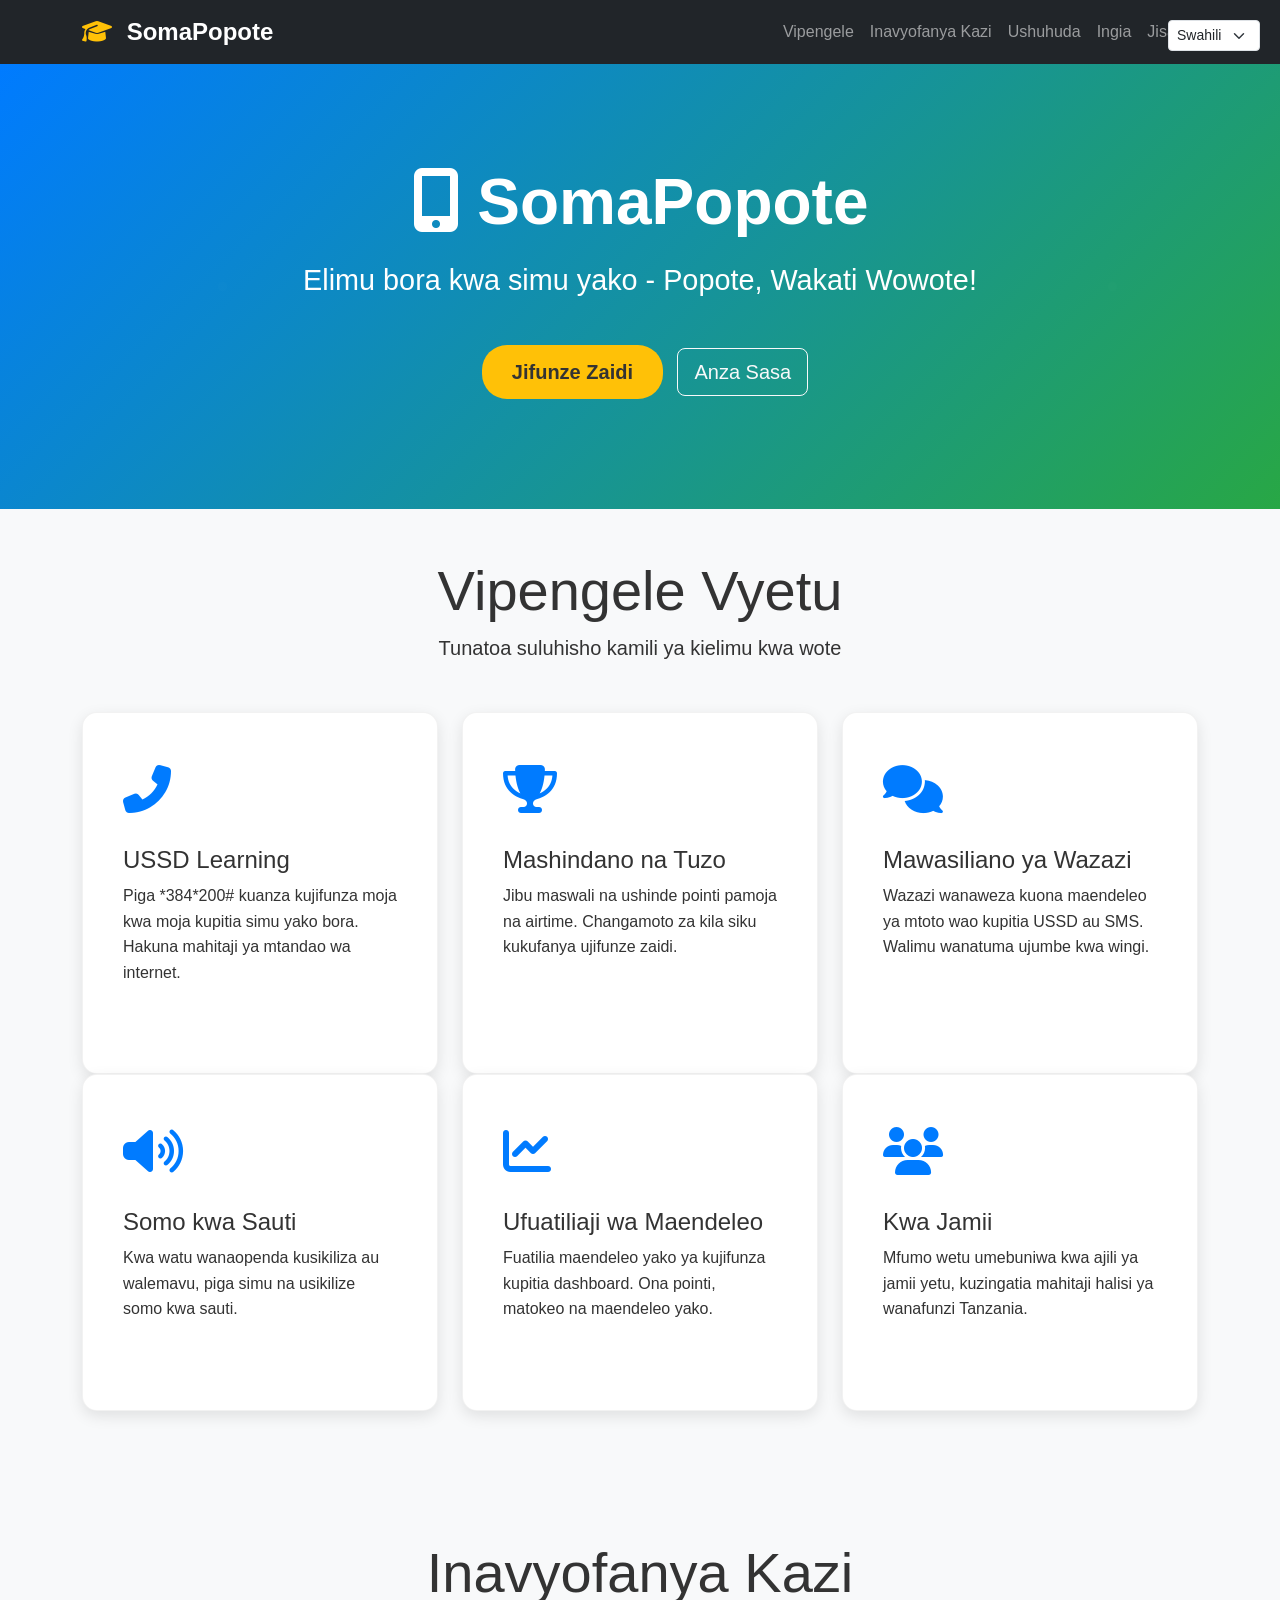
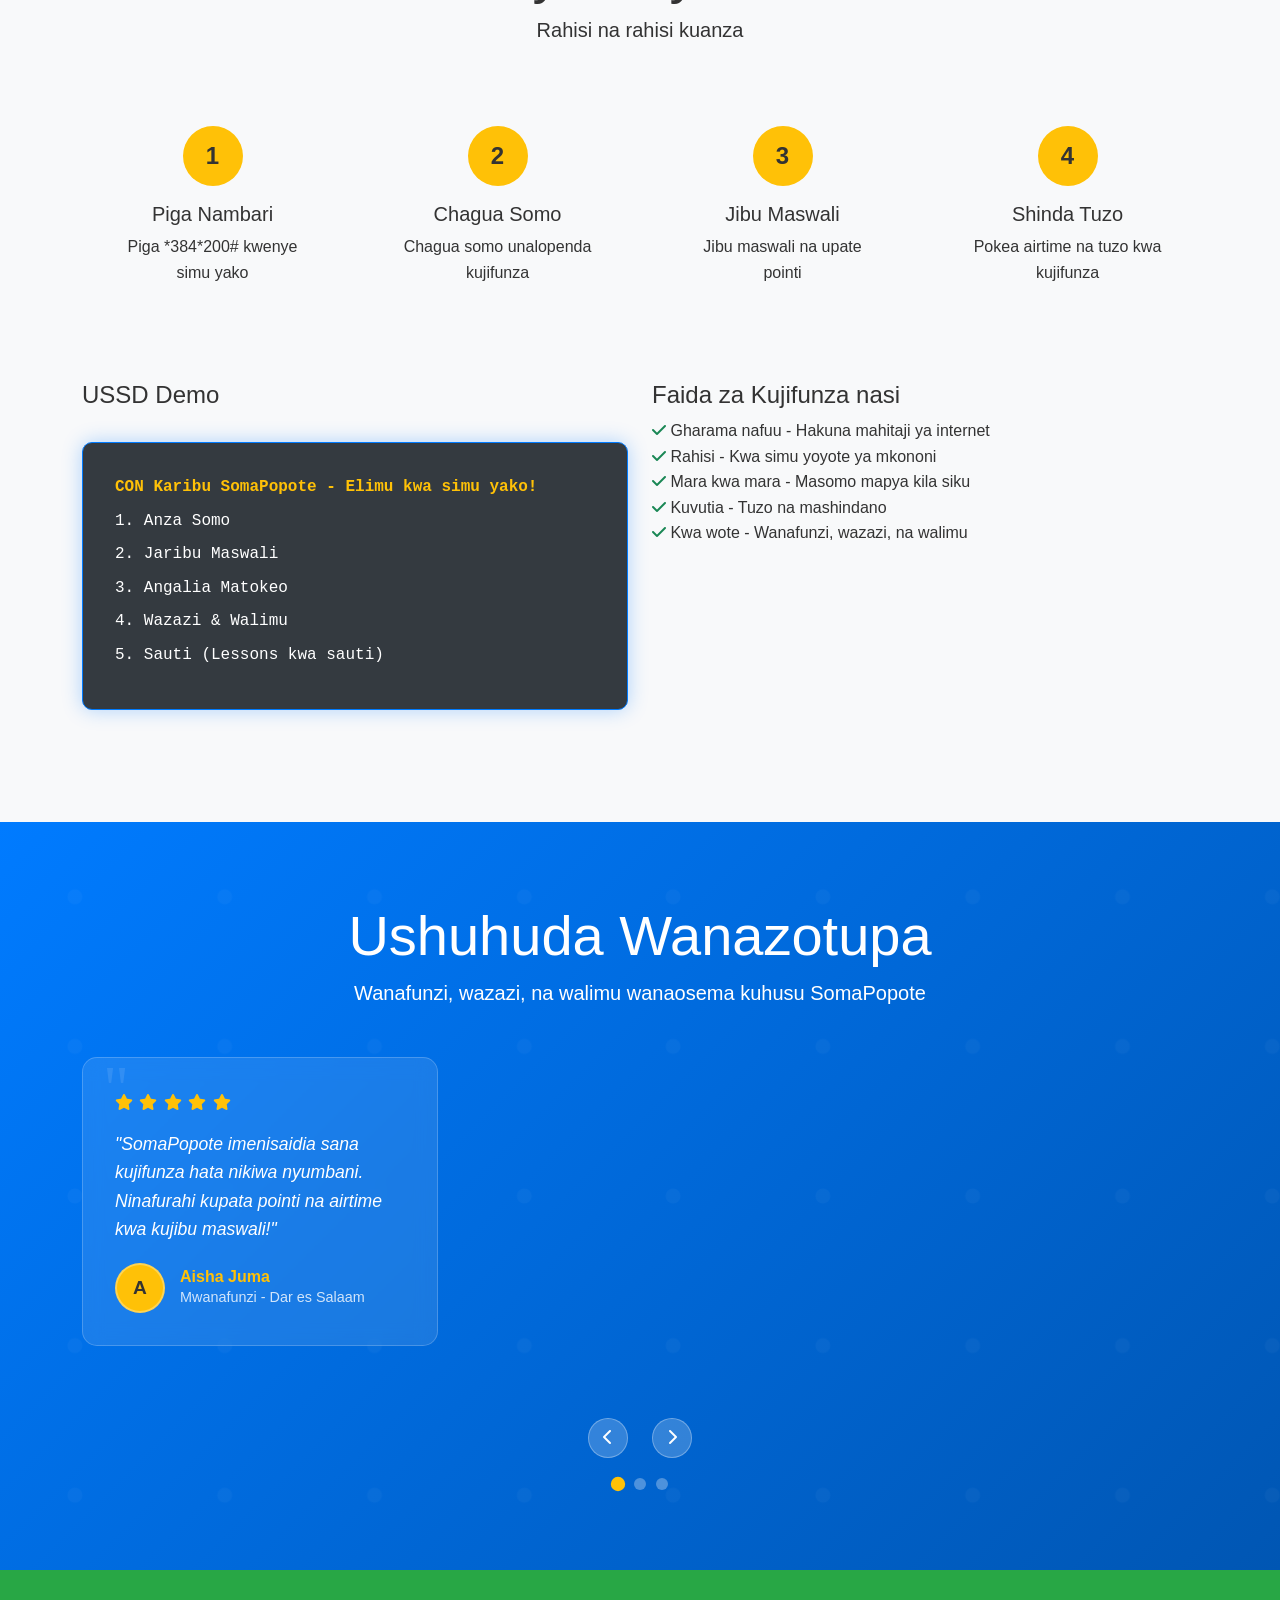
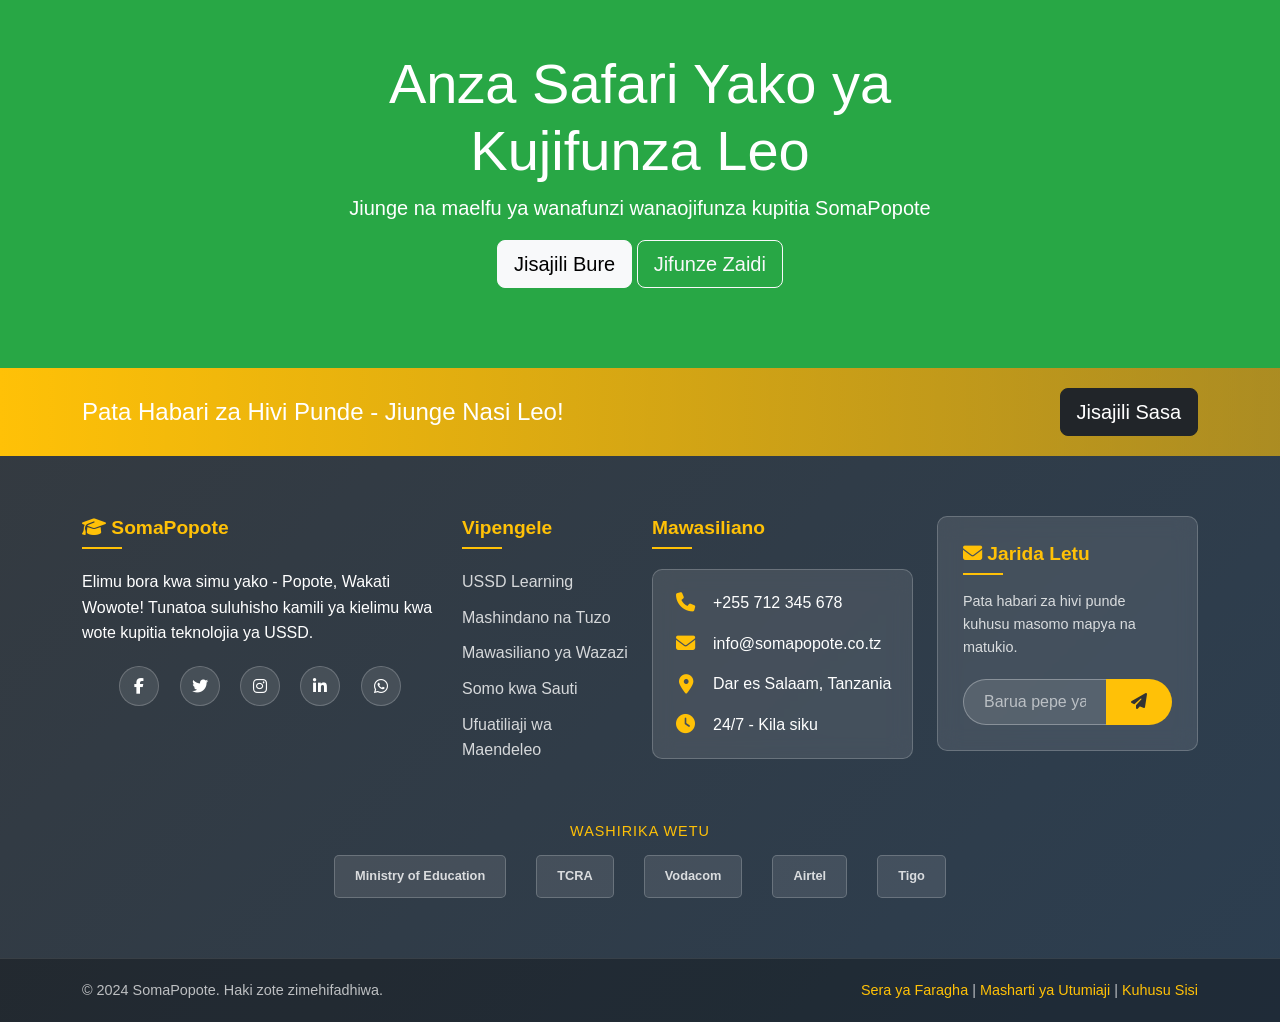
<file: templates/index.html>
<!DOCTYPE html>
<html lang="sw-TZ">
<head>
    <meta charset="UTF-8">
    <meta name="viewport" content="width=device-width, initial-scale=1.0">
    <title>SomaPopote - Elimu kwa Simu Yako</title>
    <link href="https://cdn.jsdelivr.net/npm/bootstrap@5.3.0/dist/css/bootstrap.min.css" rel="stylesheet">
    <link rel="stylesheet" href="https://cdnjs.cloudflare.com/ajax/libs/font-awesome/6.4.0/css/all.min.css">
    <link rel="stylesheet" href="/static/css/style.css">
</head>
<body>
    <!-- Language Toggle -->
    <div class="language-toggle">
        <select class="form-select form-select-sm" id="languageSelect">
            <option value="sw">Swahili</option>
            <option value="en">English</option>
        </select>
    </div>

    <!-- Navigation -->
    <nav class="navbar navbar-expand-lg navbar-dark bg-dark">
        <div class="container">
            <a class="navbar-brand" href="#">
                <i class="fas fa-graduation-cap"></i> SomaPopote
            </a>
            <button class="navbar-toggler" type="button" data-bs-toggle="collapse" data-bs-target="#navbarNav">
                <span class="navbar-toggler-icon"></span>
            </button>
            <div class="collapse navbar-collapse" id="navbarNav">
                <ul class="navbar-nav ms-auto">
                    <li class="nav-item">
                        <a class="nav-link nav-link-custom" href="#features">Vipengele</a>
                    </li>
                    <li class="nav-item">
                        <a class="nav-link nav-link-custom" href="#how-it-works">Inavyofanya Kazi</a>
                    </li>
                    <li class="nav-item">
                        <a class="nav-link nav-link-custom" href="#testimonials">Ushuhuda</a>
                    </li>
                    <li class="nav-item">
                        <a class="nav-link nav-link-custom" href="/login">Ingia</a>
                    </li>
                    <li class="nav-item">
                        <a class="nav-link nav-link-custom" href="/register">Jisajili</a>
                    </li>
                </ul>
            </div>
        </div>
    </nav>

    <!-- Hero Section -->
    <section class="hero-section">
        <div class="container">
            <h1><i class="fas fa-mobile-alt"></i> SomaPopote</h1>
            <p class="lead">Elimu bora kwa simu yako - Popote, Wakati Wowote!</p>
            <div class="hero-buttons">
                <a href="#features" class="btn btn-custom btn-lg">Jifunze Zaidi</a>
                <a href="/dashboard" class="btn btn-outline-light btn-lg">Anza Sasa</a>
            </div>
        </div>
    </section>

    <!-- Features Section -->
    <section id="features" class="py-5">
        <div class="container">
            <div class="text-center mb-5">
                <h2 class="display-4 section-title">Vipengele Vyetu</h2>
                <p class="lead">Tunatoa suluhisho kamili ya kielimu kwa wote</p>
            </div>
            
            <div class="row">
                <div class="col-md-4">
                    <div class="feature-card">
                        <div class="feature-icon">
                            <i class="fas fa-phone-alt"></i>
                        </div>
                        <h4>USSD Learning</h4>
                        <p>Piga *384*200# kuanza kujifunza moja kwa moja kupitia simu yako bora. Hakuna mahitaji ya mtandao wa internet.</p>
                    </div>
                </div>
                
                <div class="col-md-4">
                    <div class="feature-card">
                        <div class="feature-icon">
                            <i class="fas fa-trophy"></i>
                        </div>
                        <h4>Mashindano na Tuzo</h4>
                        <p>Jibu maswali na ushinde pointi pamoja na airtime. Changamoto za kila siku kukufanya ujifunze zaidi.</p>
                    </div>
                </div>
                
                <div class="col-md-4">
                    <div class="feature-card">
                        <div class="feature-icon">
                            <i class="fas fa-comments"></i>
                        </div>
                        <h4>Mawasiliano ya Wazazi</h4>
                        <p>Wazazi wanaweza kuona maendeleo ya mtoto wao kupitia USSD au SMS. Walimu wanatuma ujumbe kwa wingi.</p>
                    </div>
                </div>
                
                <div class="col-md-4">
                    <div class="feature-card">
                        <div class="feature-icon">
                            <i class="fas fa-volume-up"></i>
                        </div>
                        <h4>Somo kwa Sauti</h4>
                        <p>Kwa watu wanaopenda kusikiliza au walemavu, piga simu na usikilize somo kwa sauti.</p>
                    </div>
                </div>
                
                <div class="col-md-4">
                    <div class="feature-card">
                        <div class="feature-icon">
                            <i class="fas fa-chart-line"></i>
                        </div>
                        <h4>Ufuatiliaji wa Maendeleo</h4>
                        <p>Fuatilia maendeleo yako ya kujifunza kupitia dashboard. Ona pointi, matokeo na maendeleo yako.</p>
                    </div>
                </div>
                
                <div class="col-md-4">
                    <div class="feature-card">
                        <div class="feature-icon">
                            <i class="fas fa-users"></i>
                        </div>
                        <h4>Kwa Jamii</h4>
                        <p>Mfumo wetu umebuniwa kwa ajili ya jamii yetu, kuzingatia mahitaji halisi ya wanafunzi Tanzania.</p>
                    </div>
                </div>
            </div>
        </div>
    </section>

    <!-- How It Works Section -->
    <section id="how-it-works" class="how-it-works">
        <div class="container">
            <div class="text-center mb-5">
                <h2 class="display-4 section-title">Inavyofanya Kazi</h2>
                <p class="lead">Rahisi na rahisi kuanza</p>
            </div>
            
            <div class="row">
                <div class="col-md-3">
                    <div class="step-card">
                        <div class="step-number">1</div>
                        <h5>Piga Nambari</h5>
                        <p>Piga *384*200# kwenye simu yako</p>
                    </div>
                </div>
                
                <div class="col-md-3">
                    <div class="step-card">
                        <div class="step-number">2</div>
                        <h5>Chagua Somo</h5>
                        <p>Chagua somo unalopenda kujifunza</p>
                    </div>
                </div>
                
                <div class="col-md-3">
                    <div class="step-card">
                        <div class="step-number">3</div>
                        <h5>Jibu Maswali</h5>
                        <p>Jibu maswali na upate pointi</p>
                    </div>
                </div>
                
                <div class="col-md-3">
                    <div class="step-card">
                        <div class="step-number">4</div>
                        <h5>Shinda Tuzo</h5>
                        <p>Pokea airtime na tuzo kwa kujifunza</p>
                    </div>
                </div>
            </div>
            
            <div class="row mt-5">
                <div class="col-md-6">
                    <h4>USSD Demo</h4>
                    <div class="ussd-demo">
                        <div>CON Karibu SomaPopote - Elimu kwa simu yako!</div>
                        <div>1. Anza Somo</div>
                        <div>2. Jaribu Maswali</div>
                        <div>3. Angalia Matokeo</div>
                        <div>4. Wazazi & Walimu</div>
                        <div>5. Sauti (Lessons kwa sauti)</div>
                    </div>
                </div>
                
                <div class="col-md-6">
                    <h4>Faida za Kujifunza nasi</h4>
                    <ul class="list-unstyled">
                        <li><i class="fas fa-check text-success"></i> Gharama nafuu - Hakuna mahitaji ya internet</li>
                        <li><i class="fas fa-check text-success"></i> Rahisi - Kwa simu yoyote ya mkononi</li>
                        <li><i class="fas fa-check text-success"></i> Mara kwa mara - Masomo mapya kila siku</li>
                        <li><i class="fas fa-check text-success"></i> Kuvutia - Tuzo na mashindano</li>
                        <li><i class="fas fa-check text-success"></i> Kwa wote - Wanafunzi, wazazi, na walimu</li>
                    </ul>
                </div>
            </div>
        </div>
    </section>

    <!-- Testimonials Section -->
    <section id="testimonials" class="testimonial-section">
        <div class="container testimonial-container">
            <div class="text-center mb-5">
                <h2 class="display-4 section-title">Ushuhuda Wanazotupa</h2>
                <p class="lead">Wanafunzi, wazazi, na walimu wanaosema kuhusu SomaPopote</p>
            </div>
            
            <div class="row" id="testimonialContainer">
                <div class="col-md-4 testimonial-item">
                    <div class="testimonial-card">
                        <div class="testimonial-content">
                            <div class="testimonial-rating">
                                <i class="fas fa-star"></i>
                                <i class="fas fa-star"></i>
                                <i class="fas fa-star"></i>
                                <i class="fas fa-star"></i>
                                <i class="fas fa-star"></i>
                            </div>
                            <div class="testimonial-text">
                                "SomaPopote imenisaidia sana kujifunza hata nikiwa nyumbani. Ninafurahi kupata pointi na airtime kwa kujibu maswali!"
                            </div>
                            <div class="testimonial-author">
                                <div class="testimonial-avatar">A</div>
                                <div class="testimonial-info">
                                    <h6>Aisha Juma</h6>
                                    <p>Mwanafunzi - Dar es Salaam</p>
                                </div>
                            </div>
                        </div>
                    </div>
                </div>
                
                <div class="col-md-4 testimonial-item">
                    <div class="testimonial-card">
                        <div class="testimonial-content">
                            <div class="testimonial-rating">
                                <i class="fas fa-star"></i>
                                <i class="fas fa-star"></i>
                                <i class="fas fa-star"></i>
                                <i class="fas fa-star"></i>
                                <i class="fas fa-star"></i>
                            </div>
                            <div class="testimonial-text">
                                "Kama mzazi, ninafurahi kuona maendeleo ya mtoto wangu kupitia simu. Hii ni teknolojia inayosaidia elimu."
                            </div>
                            <div class="testimonial-author">
                                <div class="testimonial-avatar">J</div>
                                <div class="testimonial-info">
                                    <h6>John Makonda</h6>
                                    <p>Mzazi - Arusha</p>
                                </div>
                            </div>
                        </div>
                    </div>
                </div>
                
                <div class="col-md-4 testimonial-item">
                    <div class="testimonial-card">
                        <div class="testimonial-content">
                            <div class="testimonial-rating">
                                <i class="fas fa-star"></i>
                                <i class="fas fa-star"></i>
                                <i class="fas fa-star"></i>
                                <i class="fas fa-star"></i>
                                <i class="fas fa-star"></i>
                            </div>
                            <div class="testimonial-text">
                                "Natumia SomaPopote kutuma ujumbe kwa wazazi kuhusu maendeleo ya wanafunzi. Inafanya kazi yakuwa rahisi sana."
                            </div>
                            <div class="testimonial-author">
                                <div class="testimonial-avatar">M</div>
                                <div class="testimonial-info">
                                    <h6>Maria Salim</h6>
                                    <p>Mwalimu - Mwanza</p>
                                </div>
                            </div>
                        </div>
                    </div>
                </div>
            </div>
            
            <div class="testimonial-controls">
                <button id="prevTestimonial"><i class="fas fa-chevron-left"></i></button>
                <button id="nextTestimonial"><i class="fas fa-chevron-right"></i></button>
            </div>
            
            <div class="testimonial-indicators" id="testimonialIndicators">
                <div class="testimonial-indicator active" data-slide="0"></div>
                <div class="testimonial-indicator" data-slide="1"></div>
                <div class="testimonial-indicator" data-slide="2"></div>
            </div>
        </div>
    </section>

    <!-- Call to Action Section -->
    <section class="cta-section">
        <div class="container">
            <div class="row">
                <div class="col-md-8 mx-auto text-center">
                    <h2 class="display-4">Anza Safari Yako ya Kujifunza Leo</h2>
                    <p class="lead">Jiunge na maelfu ya wanafunzi wanaojifunza kupitia SomaPopote</p>
                    <div class="cta-buttons">
                        <a href="/register" class="btn btn-light btn-lg">Jisajili Bure</a>
                        <a href="#features" class="btn btn-outline-light btn-lg">Jifunze Zaidi</a>
                    </div>
                </div>
            </div>
        </div>
    </section>

    <!-- Advanced Footer -->
    <footer class="footer">
        <div class="footer-top">
            <div class="container">
                <div class="row align-items-center">
                    <div class="col-md-8">
                        <h4 class="text-white mb-0">Pata Habari za Hivi Punde - Jiunge Nasi Leo!</h4>
                    </div>
                    <div class="col-md-4 text-md-end">
                        <a href="/register" class="btn btn-dark btn-lg">Jisajili Sasa</a>
                    </div>
                </div>
            </div>
        </div>
        
        <div class="footer-content">
            <div class="container">
                <div class="row">
                    <div class="col-lg-4 col-md-6">
                        <div class="footer-widget">
                            <h5><i class="fas fa-graduation-cap"></i> SomaPopote</h5>
                            <p>Elimu bora kwa simu yako - Popote, Wakati Wowote! Tunatoa suluhisho kamili ya kielimu kwa wote kupitia teknolojia ya USSD.</p>
                            
                            <div class="footer-social">
                                <a href="#" title="Facebook"><i class="fab fa-facebook-f"></i></a>
                                <a href="#" title="Twitter"><i class="fab fa-twitter"></i></a>
                                <a href="#" title="Instagram"><i class="fab fa-instagram"></i></a>
                                <a href="#" title="LinkedIn"><i class="fab fa-linkedin-in"></i></a>
                                <a href="#" title="WhatsApp"><i class="fab fa-whatsapp"></i></a>
                            </div>
                        </div>
                    </div>
                    
                    <div class="col-lg-2 col-md-6">
                        <div class="footer-widget">
                            <h5>Vipengele</h5>
                            <ul>
                                <li><a href="#features">USSD Learning</a></li>
                                <li><a href="#features">Mashindano na Tuzo</a></li>
                                <li><a href="#features">Mawasiliano ya Wazazi</a></li>
                                <li><a href="#features">Somo kwa Sauti</a></li>
                                <li><a href="#features">Ufuatiliaji wa Maendeleo</a></li>
                            </ul>
                        </div>
                    </div>
                    
                    <div class="col-lg-3 col-md-6">
                        <div class="footer-widget">
                            <h5>Mawasiliano</h5>
                            <div class="footer-contact">
                                <div class="footer-contact-item">
                                    <i class="fas fa-phone"></i>
                                    <span>+255 712 345 678</span>
                                </div>
                                <div class="footer-contact-item">
                                    <i class="fas fa-envelope"></i>
                                    <span>info@somapopote.co.tz</span>
                                </div>
                                <div class="footer-contact-item">
                                    <i class="fas fa-map-marker-alt"></i>
                                    <span>Dar es Salaam, Tanzania</span>
                                </div>
                                <div class="footer-contact-item">
                                    <i class="fas fa-clock"></i>
                                    <span>24/7 - Kila siku</span>
                                </div>
                            </div>
                        </div>
                    </div>
                    
                    <div class="col-lg-3 col-md-6">
                        <div class="footer-widget">
                            <div class="footer-newsletter">
                                <h5><i class="fas fa-envelope"></i> Jarida Letu</h5>
                                <p>Pata habari za hivi punde kuhusu masomo mapya na matukio.</p>
                                <form id="newsletterForm">
                                    <div class="input-group">
                                        <input type="email" class="form-control" placeholder="Barua pepe yako" required>
                                        <button class="btn" type="submit">
                                            <i class="fas fa-paper-plane"></i>
                                        </button>
                                    </div>
                                </form>
                            </div>
                        </div>
                    </div>
                </div>
                
                <div class="footer-partners">
                    <h6>Washirika Wetu</h6>
                    <div class="partner-logos">
                        <div class="partner-logo">Ministry of Education</div>
                        <div class="partner-logo">TCRA</div>
                        <div class="partner-logo">Vodacom</div>
                        <div class="partner-logo">Airtel</div>
                        <div class="partner-logo">Tigo</div>
                    </div>
                </div>
            </div>
        </div>
        
        <div class="footer-bottom">
            <div class="container">
                <div class="row">
                    <div class="col-md-6">
                        <p>&copy; 2024 SomaPopote. Haki zote zimehifadhiwa.</p>
                    </div>
                    <div class="col-md-6 text-md-end">
                        <p>
                            <a href="#">Sera ya Faragha</a> | 
                            <a href="#">Masharti ya Utumiaji</a> | 
                            <a href="#">Kuhusu Sisi</a>
                        </p>
                    </div>
                </div>
            </div>
        </div>
    </footer>

    <!-- Bootstrap JS -->
    <script src="https://cdn.jsdelivr.net/npm/bootstrap@5.3.0/dist/js/bootstrap.bundle.min.js"></script>
    <!-- Custom JS -->
    <script src="/static/js/main.js"></script>
    
    <!-- Testimonial Functionality -->
    <script>
        document.addEventListener('DOMContentLoaded', function() {
            // Testimonial Slider
            let currentTestimonial = 0;
            const testimonials = document.querySelectorAll('.testimonial-item');
            const indicators = document.querySelectorAll('.testimonial-indicator');
            const totalTestimonials = testimonials.length;

            function showTestimonial(index) {
                // Hide all testimonials
                testimonials.forEach((testimonial, i) => {
                    if (i === index) {
                        testimonial.style.display = 'block';
                        testimonial.style.animation = 'fadeInUp 0.6s ease-out';
                    } else {
                        testimonial.style.display = 'none';
                    }
                });

                // Update indicators
                indicators.forEach((indicator, i) => {
                    if (i === index) {
                        indicator.classList.add('active');
                    } else {
                        indicator.classList.remove('active');
                    }
                });

                currentTestimonial = index;
            }

            function nextTestimonial() {
                const next = (currentTestimonial + 1) % totalTestimonials;
                showTestimonial(next);
            }

            function prevTestimonial() {
                const prev = (currentTestimonial - 1 + totalTestimonials) % totalTestimonials;
                showTestimonial(prev);
            }

            // Event listeners for controls
            document.getElementById('nextTestimonial').addEventListener('click', nextTestimonial);
            document.getElementById('prevTestimonial').addEventListener('click', prevTestimonial);

            // Event listeners for indicators
            indicators.forEach((indicator, index) => {
                indicator.addEventListener('click', () => showTestimonial(index));
            });

            // Auto-rotate testimonials
            setInterval(nextTestimonial, 5000);

            // Newsletter form handling
            document.getElementById('newsletterForm').addEventListener('submit', function(e) {
                e.preventDefault();
                const email = this.querySelector('input[type="email"]').value;
                
                // Show success message
                showNotification('Umefanikiwa kujisajili kwenye jarida letu!', 'success');
                this.reset();
            });

            // Initialize first testimonial
            showTestimonial(0);
        });
    </script>
</body>
</html>
</file>
<file: static/css/style.css>
/* SomaPopote - Custom Styles */

:root {
    --primary-color: #007bff;
    --secondary-color: #28a745;
    --accent-color: #ffc107;
    --danger-color: #dc3545;
    --dark-color: #343a40;
    --light-color: #f8f9fa;
    --text-dark: #333;
    --text-light: #fff;
}

/* Global Styles */
body {
    font-family: 'Segoe UI', Tahoma, Geneva, Verdana, sans-serif;
    line-height: 1.6;
    color: var(--text-dark);
    background-color: var(--light-color);
}

/* Navigation */
.navbar-brand {
    font-weight: bold;
    font-size: 1.5rem;
}

.navbar-brand i {
    margin-right: 8px;
    color: var(--accent-color);
}

/* Hero Section */
.hero-section {
    background: linear-gradient(135deg, var(--primary-color), var(--secondary-color));
    color: var(--text-light);
    padding: 100px 0;
    text-align: center;
    position: relative;
    overflow: hidden;
}

.hero-section::before {
    content: '';
    position: absolute;
    top: 0;
    left: 0;
    right: 0;
    bottom: 0;
    background: url('data:image/svg+xml,<svg xmlns="http://www.w3.org/2000/svg" viewBox="0 0 100 100"><defs><pattern id="grain" width="100" height="100" patternUnits="userSpaceOnUse"><circle cx="50" cy="50" r="1" fill="%23ffffff" fill-opacity="0.1"/></pattern></defs><rect width="100" height="100" fill="url(%23grain)"/></svg>');
    opacity: 0.1;
}

.hero-section h1 {
    font-size: 3.5rem;
    font-weight: bold;
    margin-bottom: 1rem;
    position: relative;
    z-index: 1;
}

.hero-section .lead {
    font-size: 1.5rem;
    margin-bottom: 2rem;
    position: relative;
    z-index: 1;
}

/* Feature Cards */
.feature-card {
    background: var(--text-light);
    border-radius: 15px;
    padding: 2rem;
    margin-bottom: 2rem;
    box-shadow: 0 5px 15px rgba(0,0,0,0.1);
    transition: all 0.3s ease;
    height: 100%;
    border: 1px solid rgba(0,0,0,0.05);
}

.feature-card:hover {
    transform: translateY(-8px);
    box-shadow: 0 15px 30px rgba(0,0,0,0.15);
}

.feature-icon {
    font-size: 3rem;
    color: var(--primary-color);
    margin-bottom: 1rem;
    transition: color 0.3s ease;
}

.feature-card:hover .feature-icon {
    color: var(--secondary-color);
}

/* Buttons */
.btn-custom {
    background: var(--accent-color);
    color: var(--text-dark);
    padding: 12px 30px;
    border-radius: 25px;
    text-decoration: none;
    font-weight: bold;
    transition: all 0.3s ease;
    display: inline-block;
    margin: 10px;
    border: none;
    cursor: pointer;
}

.btn-custom:hover {
    background: #e0a800;
    color: var(--text-dark);
    transform: translateY(-2px);
    box-shadow: 0 5px 15px rgba(0,0,0,0.2);
}

/* How it Works */
.how-it-works {
    background: var(--light-color);
    padding: 80px 0;
}

.step-card {
    text-align: center;
    padding: 2rem;
    transition: transform 0.3s ease;
}

.step-card:hover {
    transform: translateY(-5px);
}

.step-number {
    background: var(--accent-color);
    color: var(--text-dark);
    width: 60px;
    height: 60px;
    border-radius: 50%;
    display: flex;
    align-items: center;
    justify-content: center;
    font-size: 1.5rem;
    font-weight: bold;
    margin: 0 auto 1rem;
    transition: all 0.3s ease;
}

.step-card:hover .step-number {
    background: var(--primary-color);
    color: var(--text-light);
    transform: scale(1.1);
}

/* USSD Demo */
.ussd-demo {
    background: var(--dark-color);
    color: var(--text-light);
    padding: 2rem;
    border-radius: 10px;
    font-family: 'Courier New', monospace;
    margin: 2rem 0;
    border: 1px solid var(--primary-color);
    box-shadow: 0 0 20px rgba(0,123,255,0.3);
}

.ussd-demo div {
    margin-bottom: 0.5rem;
}

.ussd-demo div:first-child {
    color: var(--accent-color);
    font-weight: bold;
}

/* Testimonials */
.testimonial-section {
    background: var(--primary-color);
    color: var(--text-light);
    padding: 80px 0;
}

.testimonial-card {
    background: rgba(255,255,255,0.1);
    padding: 2rem;
    border-radius: 15px;
    margin-bottom: 2rem;
    backdrop-filter: blur(10px);
    border: 1px solid rgba(255,255,255,0.2);
    transition: all 0.3s ease;
}

.testimonial-card:hover {
    background: rgba(255,255,255,0.15);
    transform: translateY(-3px);
}

/* Call to Action */
.cta-section {
    background: var(--secondary-color);
    color: var(--text-light);
    padding: 80px 0;
    text-align: center;
}

/* Enhanced Footer */
.footer {
    background: linear-gradient(135deg, var(--dark-color) 0%, #2c3e50 100%);
    color: var(--text-light);
    padding: 0;
    position: relative;
    overflow: hidden;
}

.footer::before {
    content: '';
    position: absolute;
    top: 0;
    left: 0;
    right: 0;
    bottom: 0;
    background: url('https://picsum.photos/seed/somapopote-education/1920/600.jpg') center/cover;
    opacity: 0.15;
    z-index: 1;
}

.footer-content {
    position: relative;
    z-index: 2;
    padding: 60px 0 30px;
}

.footer-top {
    background: linear-gradient(90deg, var(--accent-color) 0%, rgba(255, 193, 7, 0.8) 50%, rgba(255, 193, 7, 0.6) 100%);
    padding: 20px 0;
    position: relative;
    z-index: 3;
}

.footer-widget {
    margin-bottom: 30px;
}

.footer-widget h5 {
    color: var(--accent-color);
    font-size: 1.2rem;
    font-weight: bold;
    margin-bottom: 20px;
    position: relative;
    padding-bottom: 10px;
}

.footer-widget h5::after {
    content: '';
    position: absolute;
    bottom: 0;
    left: 0;
    width: 40px;
    height: 2px;
    background: var(--accent-color);
}

.footer-widget ul {
    list-style: none;
    padding: 0;
    margin: 0;
}

.footer-widget ul li {
    margin-bottom: 10px;
}

.footer-widget ul li a {
    color: rgba(255, 255, 255, 0.8);
    text-decoration: none;
    transition: all 0.3s ease;
    display: inline-block;
}

.footer-widget ul li a:hover {
    color: var(--accent-color);
    transform: translateX(5px);
}

.footer-contact {
    background: rgba(255, 255, 255, 0.1);
    padding: 20px;
    border-radius: 10px;
    backdrop-filter: blur(10px);
    border: 1px solid rgba(255, 255, 255, 0.2);
    margin-bottom: 20px;
}

.footer-contact-item {
    display: flex;
    align-items: center;
    margin-bottom: 15px;
}

.footer-contact-item:last-child {
    margin-bottom: 0;
}

.footer-contact-item i {
    color: var(--accent-color);
    font-size: 1.2rem;
    margin-right: 15px;
    width: 25px;
    text-align: center;
}

.footer-social {
    text-align: center;
    margin-top: 20px;
}

.footer-social a {
    display: inline-block;
    width: 40px;
    height: 40px;
    background: rgba(255, 255, 255, 0.1);
    color: var(--text-light);
    text-align: center;
    line-height: 40px;
    border-radius: 50%;
    margin: 0 8px;
    transition: all 0.3s ease;
    border: 1px solid rgba(255, 255, 255, 0.2);
}

.footer-social a:hover {
    background: var(--accent-color);
    color: var(--text-dark);
    transform: translateY(-3px);
    box-shadow: 0 5px 15px rgba(255, 193, 7, 0.4);
}

.footer-newsletter {
    background: rgba(255, 255, 255, 0.1);
    padding: 25px;
    border-radius: 10px;
    backdrop-filter: blur(10px);
    border: 1px solid rgba(255, 255, 255, 0.2);
}

.footer-newsletter h5 {
    color: var(--accent-color);
    margin-bottom: 15px;
}

.footer-newsletter p {
    color: rgba(255, 255, 255, 0.8);
    margin-bottom: 20px;
    font-size: 0.9rem;
}

.footer-newsletter .form-control {
    background: rgba(255, 255, 255, 0.1);
    border: 1px solid rgba(255, 255, 255, 0.3);
    color: var(--text-light);
    border-radius: 25px;
    padding: 10px 20px;
}

.footer-newsletter .form-control::placeholder {
    color: rgba(255, 255, 255, 0.6);
}

.footer-newsletter .form-control:focus {
    background: rgba(255, 255, 255, 0.15);
    border-color: var(--accent-color);
    color: var(--text-light);
    box-shadow: 0 0 0 0.2rem rgba(255, 193, 7, 0.25);
}

.footer-newsletter .btn {
    background: var(--accent-color);
    color: var(--text-dark);
    border: none;
    border-radius: 25px;
    padding: 10px 25px;
    font-weight: bold;
    transition: all 0.3s ease;
}

.footer-newsletter .btn:hover {
    background: #e0a800;
    transform: translateY(-2px);
    box-shadow: 0 5px 15px rgba(255, 193, 7, 0.4);
}

.footer-bottom {
    background: rgba(0, 0, 0, 0.3);
    padding: 20px 0;
    position: relative;
    z-index: 2;
    border-top: 1px solid rgba(255, 255, 255, 0.1);
}

.footer-bottom p {
    margin: 0;
    color: rgba(255, 255, 255, 0.7);
    font-size: 0.9rem;
}

.footer-bottom a {
    color: var(--accent-color);
    text-decoration: none;
    transition: color 0.3s ease;
}

.footer-bottom a:hover {
    color: var(--text-light);
}

.footer-partners {
    text-align: center;
    margin: 30px 0;
}

.footer-partners h6 {
    color: var(--accent-color);
    margin-bottom: 15px;
    font-size: 0.9rem;
    text-transform: uppercase;
    letter-spacing: 1px;
}

.partner-logos {
    display: flex;
    justify-content: center;
    align-items: center;
    flex-wrap: wrap;
    gap: 30px;
}

.partner-logo {
    background: rgba(255, 255, 255, 0.1);
    padding: 10px 20px;
    border-radius: 5px;
    color: rgba(255, 255, 255, 0.8);
    font-size: 0.8rem;
    font-weight: bold;
    transition: all 0.3s ease;
    border: 1px solid rgba(255, 255, 255, 0.2);
}

.partner-logo:hover {
    background: rgba(255, 255, 255, 0.2);
    color: var(--accent-color);
    transform: translateY(-2px);
}

/* Enhanced Testimonials */
.testimonial-section {
    background: linear-gradient(135deg, var(--primary-color), #0056b3);
    color: var(--text-light);
    padding: 80px 0;
    position: relative;
    overflow: hidden;
}

.testimonial-section::before {
    content: '';
    position: absolute;
    top: 0;
    left: 0;
    right: 0;
    bottom: 0;
    background: url('data:image/svg+xml,<svg xmlns="http://www.w3.org/2000/svg" viewBox="0 0 100 100"><defs><pattern id="dots" width="20" height="20" patternUnits="userSpaceOnUse"><circle cx="10" cy="10" r="1" fill="%23ffffff" fill-opacity="0.1"/></pattern></defs><rect width="100" height="100" fill="url(%23dots)"/></svg>');
    opacity: 0.3;
    z-index: 1;
}

.testimonial-container {
    position: relative;
    z-index: 2;
}

.testimonial-card {
    background: rgba(255, 255, 255, 0.1);
    padding: 2rem;
    border-radius: 15px;
    margin-bottom: 2rem;
    backdrop-filter: blur(10px);
    border: 1px solid rgba(255, 255, 255, 0.2);
    transition: all 0.3s ease;
    position: relative;
    overflow: hidden;
}

.testimonial-card::before {
    content: '"';
    position: absolute;
    top: -20px;
    left: 20px;
    font-size: 4rem;
    color: rgba(255, 255, 255, 0.1);
    font-family: Georgia, serif;
}

.testimonial-card:hover {
    background: rgba(255, 255, 255, 0.15);
    transform: translateY(-5px);
    box-shadow: 0 15px 30px rgba(0, 0, 0, 0.2);
}

.testimonial-content {
    position: relative;
    z-index: 1;
}

.testimonial-text {
    font-style: italic;
    margin-bottom: 20px;
    line-height: 1.6;
    font-size: 1.1rem;
}

.testimonial-author {
    display: flex;
    align-items: center;
    gap: 15px;
}

.testimonial-avatar {
    width: 50px;
    height: 50px;
    border-radius: 50%;
    background: var(--accent-color);
    display: flex;
    align-items: center;
    justify-content: center;
    color: var(--text-dark);
    font-weight: bold;
    font-size: 1.2rem;
    border: 2px solid rgba(255, 255, 255, 0.3);
}

.testimonial-info h6 {
    margin: 0;
    color: var(--accent-color);
    font-weight: bold;
    font-size: 1rem;
}

.testimonial-info p {
    margin: 0;
    color: rgba(255, 255, 255, 0.8);
    font-size: 0.9rem;
}

.testimonial-rating {
    margin-bottom: 15px;
}

.testimonial-rating i {
    color: var(--accent-color);
    font-size: 1rem;
    margin-right: 2px;
}

.testimonial-controls {
    text-align: center;
    margin-top: 40px;
}

.testimonial-controls button {
    background: rgba(255, 255, 255, 0.2);
    border: 1px solid rgba(255, 255, 255, 0.3);
    color: var(--text-light);
    width: 40px;
    height: 40px;
    border-radius: 50%;
    margin: 0 10px;
    transition: all 0.3s ease;
}

.testimonial-controls button:hover {
    background: var(--accent-color);
    color: var(--text-dark);
    transform: scale(1.1);
}

.testimonial-indicators {
    display: flex;
    justify-content: center;
    gap: 10px;
    margin-top: 20px;
}

.testimonial-indicator {
    width: 12px;
    height: 12px;
    border-radius: 50%;
    background: rgba(255, 255, 255, 0.3);
    cursor: pointer;
    transition: all 0.3s ease;
}

.testimonial-indicator.active {
    background: var(--accent-color);
    transform: scale(1.2);
}

/* Dashboard Styles */
.sidebar {
    background: var(--dark-color);
    color: var(--text-light);
    min-height: 100vh;
    padding: 0;
}

.sidebar .nav-link {
    color: var(--text-light);
    padding: 15px 20px;
    border-bottom: 1px solid rgba(255,255,255,0.1);
    transition: all 0.3s ease;
    text-decoration: none;
}

.sidebar .nav-link:hover,
.sidebar .nav-link.active {
    background: var(--primary-color);
    color: var(--text-light);
}

.sidebar .nav-link i {
    margin-right: 10px;
    width: 20px;
}

.main-content {
    padding: 20px;
}

/* Stat Cards */
.stat-card {
    background: var(--text-light);
    border-radius: 10px;
    padding: 20px;
    margin-bottom: 20px;
    box-shadow: 0 2px 10px rgba(0,0,0,0.1);
    border-left: 4px solid var(--primary-color);
    transition: all 0.3s ease;
}

.stat-card:hover {
    transform: translateY(-3px);
    box-shadow: 0 5px 20px rgba(0,0,0,0.15);
}

.stat-card.success {
    border-left-color: var(--secondary-color);
}

.stat-card.warning {
    border-left-color: var(--accent-color);
}

.stat-card.danger {
    border-left-color: var(--danger-color);
}

.stat-number {
    font-size: 2rem;
    font-weight: bold;
    margin-bottom: 5px;
    color: var(--dark-color);
}

.stat-label {
    color: #666;
    font-size: 0.9rem;
    text-transform: uppercase;
    letter-spacing: 1px;
}

/* Student Cards */
.student-card {
    background: var(--text-light);
    border-radius: 10px;
    padding: 15px;
    margin-bottom: 15px;
    box-shadow: 0 2px 5px rgba(0,0,0,0.1);
    transition: all 0.3s ease;
    border: 1px solid rgba(0,0,0,0.05);
}

.student-card:hover {
    transform: translateY(-2px);
    box-shadow: 0 5px 15px rgba(0,0,0,0.1);
}

/* Progress Ring */
.progress-ring {
    width: 60px;
    height: 60px;
    border-radius: 50%;
    background: conic-gradient(var(--primary-color) 0deg, var(--primary-color) var(--progress), #e9ecef var(--progress), #e9ecef 360deg);
    display: flex;
    align-items: center;
    justify-content: center;
    font-weight: bold;
    color: var(--text-dark);
    font-size: 0.9rem;
}

/* Forms */
.lesson-form,
.message-form {
    background: var(--text-light);
    border-radius: 10px;
    padding: 20px;
    box-shadow: 0 2px 10px rgba(0,0,0,0.1);
}

/* Top Bar */
.top-bar {
    background: var(--text-light);
    padding: 15px 20px;
    box-shadow: 0 2px 5px rgba(0,0,0,0.1);
    margin-bottom: 20px;
    border-radius: 10px;
}

/* User Avatar */
.user-avatar {
    width: 40px;
    height: 40px;
    border-radius: 50%;
    background: var(--primary-color);
    display: flex;
    align-items: center;
    justify-content: center;
    color: var(--text-light);
    font-weight: bold;
}

/* Language Toggle */
.language-toggle {
    position: fixed;
    top: 20px;
    right: 20px;
    z-index: 1000;
}

/* Enhanced Responsive Design */
/* Extra Large Devices (1200px and up) */
@media (min-width: 1200px) {
    .hero-section h1 {
        font-size: 4rem;
    }
    
    .hero-section .lead {
        font-size: 1.8rem;
    }
    
    .feature-card {
        padding: 2.5rem;
    }
    
    .container {
        max-width: 1140px;
    }
}

/* Large Devices (992px to 1199px) */
@media (max-width: 1199px) {
    .hero-section h1 {
        font-size: 3.5rem;
    }
    
    .hero-section .lead {
        font-size: 1.6rem;
    }
    
    .feature-card {
        padding: 2rem;
    }
}

/* Medium Devices (768px to 991px) */
@media (max-width: 991px) {
    .hero-section h1 {
        font-size: 3rem;
    }
    
    .hero-section .lead {
        font-size: 1.4rem;
    }
    
    .feature-card {
        margin-bottom: 1.5rem;
        padding: 1.8rem;
    }
    
    .step-card {
        padding: 1.5rem;
    }
    
    .step-number {
        width: 50px;
        height: 50px;
        font-size: 1.3rem;
    }
    
    .sidebar {
        min-height: auto;
        margin-bottom: 2rem;
    }
    
    .main-content {
        padding: 15px;
    }
    
    .stat-card {
        margin-bottom: 1.5rem;
    }
    
    .testimonial-card {
        padding: 1.5rem;
    }
}

/* Small Devices (576px to 767px) */
@media (max-width: 767px) {
    .hero-section {
        padding: 80px 0;
    }
    
    .hero-section h1 {
        font-size: 2.5rem;
    }
    
    .hero-section .lead {
        font-size: 1.2rem;
    }
    
    .feature-card {
        margin-bottom: 1rem;
        padding: 1.5rem;
    }
    
    .feature-icon {
        font-size: 2.5rem;
    }
    
    .step-card {
        padding: 1rem;
        margin-bottom: 1rem;
    }
    
    .step-number {
        width: 45px;
        height: 45px;
        font-size: 1.2rem;
    }
    
    .ussd-demo {
        padding: 1rem;
        font-size: 0.9rem;
    }
    
    .testimonial-card {
        padding: 1.5rem;
        margin-bottom: 1rem;
    }
    
    .sidebar {
        min-height: auto;
    }
    
    .main-content {
        padding: 10px;
    }
    
    .stat-card {
        margin-bottom: 1rem;
        padding: 15px;
    }
    
    .nav-link-custom {
        margin: 0 8px;
        font-size: 0.9rem;
    }
    
    .language-toggle {
        top: 10px;
        right: 10px;
    }
}

/* Extra Small Devices (575px and down) */
@media (max-width: 575px) {
    .hero-section {
        padding: 60px 0;
    }
    
    .hero-section h1 {
        font-size: 2rem;
        line-height: 1.2;
    }
    
    .hero-section .lead {
        font-size: 1rem;
        line-height: 1.4;
    }
    
    .section-title {
        font-size: 1.8rem;
    }
    
    .feature-card {
        padding: 1.2rem;
        margin-bottom: 0.8rem;
    }
    
    .feature-icon {
        font-size: 2rem;
        margin-bottom: 0.8rem;
    }
    
    .feature-card h4 {
        font-size: 1.1rem;
    }
    
    .feature-card p {
        font-size: 0.9rem;
    }
    
    .step-card {
        padding: 0.8rem;
        margin-bottom: 0.8rem;
    }
    
    .step-number {
        width: 40px;
        height: 40px;
        font-size: 1rem;
    }
    
    .step-card h5 {
        font-size: 1rem;
    }
    
    .step-card p {
        font-size: 0.85rem;
    }
    
    .ussd-demo {
        padding: 0.8rem;
        font-size: 0.8rem;
        margin: 1rem 0;
    }
    
    .testimonial-card {
        padding: 1rem;
        margin-bottom: 1rem;
    }
    
    .testimonial-card h5 {
        font-size: 1rem;
    }
    
    .testimonial-card p {
        font-size: 0.9rem;
    }
    
    .btn-custom {
        padding: 10px 20px;
        font-size: 0.9rem;
        margin: 5px;
    }
    
    .btn-lg {
        padding: 12px 25px;
        font-size: 1rem;
    }
    
    .navbar-brand {
        font-size: 1.2rem;
    }
    
    .nav-link-custom {
        margin: 0 5px;
        font-size: 0.85rem;
        padding: 0.5rem 0;
    }
    
    .language-toggle {
        top: 5px;
        right: 5px;
    }
    
    .form-select-sm {
        font-size: 0.8rem;
    }
    
    .stat-card {
        padding: 12px;
        margin-bottom: 0.8rem;
    }
    
    .stat-number {
        font-size: 1.5rem;
    }
    
    .stat-label {
        font-size: 0.8rem;
    }
    
    .student-card {
        padding: 10px;
        margin-bottom: 0.8rem;
    }
    
    .progress-ring {
        width: 50px;
        height: 50px;
        font-size: 0.8rem;
    }
    
    .top-bar {
        padding: 10px 15px;
        margin-bottom: 15px;
    }
    
    .user-avatar {
        width: 35px;
        height: 35px;
        font-size: 0.9rem;
    }
    
    .sidebar .nav-link {
        padding: 12px 15px;
        font-size: 0.9rem;
    }
    
    .sidebar .nav-link i {
        margin-right: 8px;
        width: 18px;
        font-size: 0.9rem;
    }
    
    .lesson-form,
    .message-form {
        padding: 15px;
    }
}

/* Ultra Small Devices (375px and down) */
@media (max-width: 375px) {
    .hero-section h1 {
        font-size: 1.8rem;
    }
    
    .hero-section .lead {
        font-size: 0.9rem;
    }
    
    .feature-card {
        padding: 1rem;
    }
    
    .feature-icon {
        font-size: 1.8rem;
    }
    
    .step-number {
        width: 35px;
        height: 35px;
        font-size: 0.9rem;
    }
    
    .btn-custom {
        padding: 8px 16px;
        font-size: 0.85rem;
    }
    
    .navbar-brand {
        font-size: 1.1rem;
    }
    
    .nav-link-custom {
        font-size: 0.8rem;
    }
}

/* Landscape Orientation */
@media (max-height: 500px) and (orientation: landscape) {
    .hero-section {
        padding: 40px 0;
    }
    
    .hero-section h1 {
        font-size: 2rem;
    }
    
    .hero-section .lead {
        font-size: 1rem;
    }
    
    .section-title {
        font-size: 1.5rem;
        margin-bottom: 1rem;
    }
    
    .feature-card,
    .step-card,
    .testimonial-card {
        padding: 1rem;
        margin-bottom: 1rem;
    }
    
    .how-it-works,
    .testimonial-section,
    .cta-section {
        padding: 40px 0;
    }
}

/* High Resolution Devices */
@media (-webkit-min-device-pixel-ratio: 2), (min-resolution: 192dpi) {
    .feature-icon,
    .step-number {
        transform: translateZ(0);
    }
    
    .btn-custom {
        border: 1px solid transparent;
    }
}

/* Print Styles */
@media print {
    .navbar,
    .language-toggle,
    .hero-buttons,
    .btn-custom,
    .footer,
    .sidebar {
        display: none !important;
    }
    
    .hero-section {
        background: none !important;
        color: #000 !important;
        padding: 20px 0;
    }
    
    .feature-card,
    .step-card,
    .testimonial-card {
        box-shadow: none !important;
        border: 1px solid #ddd !important;
        break-inside: avoid;
    }
    
    body {
        font-size: 12pt;
        line-height: 1.4;
    }
}

/* Animations */
@keyframes fadeInUp {
    from {
        opacity: 0;
        transform: translateY(30px);
    }
    to {
        opacity: 1;
        transform: translateY(0);
    }
}

@keyframes pulse {
    0% {
        transform: scale(1);
    }
    50% {
        transform: scale(1.05);
    }
    100% {
        transform: scale(1);
    }
}

.feature-card {
    animation: fadeInUp 0.6s ease-out;
}

.stat-card {
    animation: fadeInUp 0.6s ease-out;
}

.btn-custom:hover {
    animation: pulse 0.3s ease-in-out;
}

/* Utility Classes */
.text-primary-custom {
    color: var(--primary-color);
}

.text-secondary-custom {
    color: var(--secondary-color);
}

.text-accent-custom {
    color: var(--accent-color);
}

.bg-primary-custom {
    background-color: var(--primary-color);
}

.bg-secondary-custom {
    background-color: var(--secondary-color);
}

.bg-accent-custom {
    background-color: var(--accent-color);
}

/* Loading Spinner */
.spinner {
    border: 3px solid rgba(255,255,255,0.3);
    border-radius: 50%;
    border-top: 3px solid var(--text-light);
    width: 30px;
    height: 30px;
    animation: spin 1s linear infinite;
    margin: 0 auto;
}

@keyframes spin {
    0% { transform: rotate(0deg); }
    100% { transform: rotate(360deg); }
}

/* Success/Error Messages */
.alert-custom {
    padding: 12px 20px;
    border-radius: 8px;
    margin-bottom: 20px;
    border: 1px solid transparent;
}

.alert-success-custom {
    background-color: #d4edda;
    border-color: #c3e6cb;
    color: #155724;
}

.alert-error-custom {
    background-color: #f8d7da;
    border-color: #f5c6cb;
    color: #721c24;
}

/* Custom Scrollbar */
::-webkit-scrollbar {
    width: 8px;
}

::-webkit-scrollbar-track {
    background: #f1f1f1;
}

::-webkit-scrollbar-thumb {
    background: var(--primary-color);
    border-radius: 4px;
}

::-webkit-scrollbar-thumb:hover {
    background: var(--secondary-color);
}
</file>
